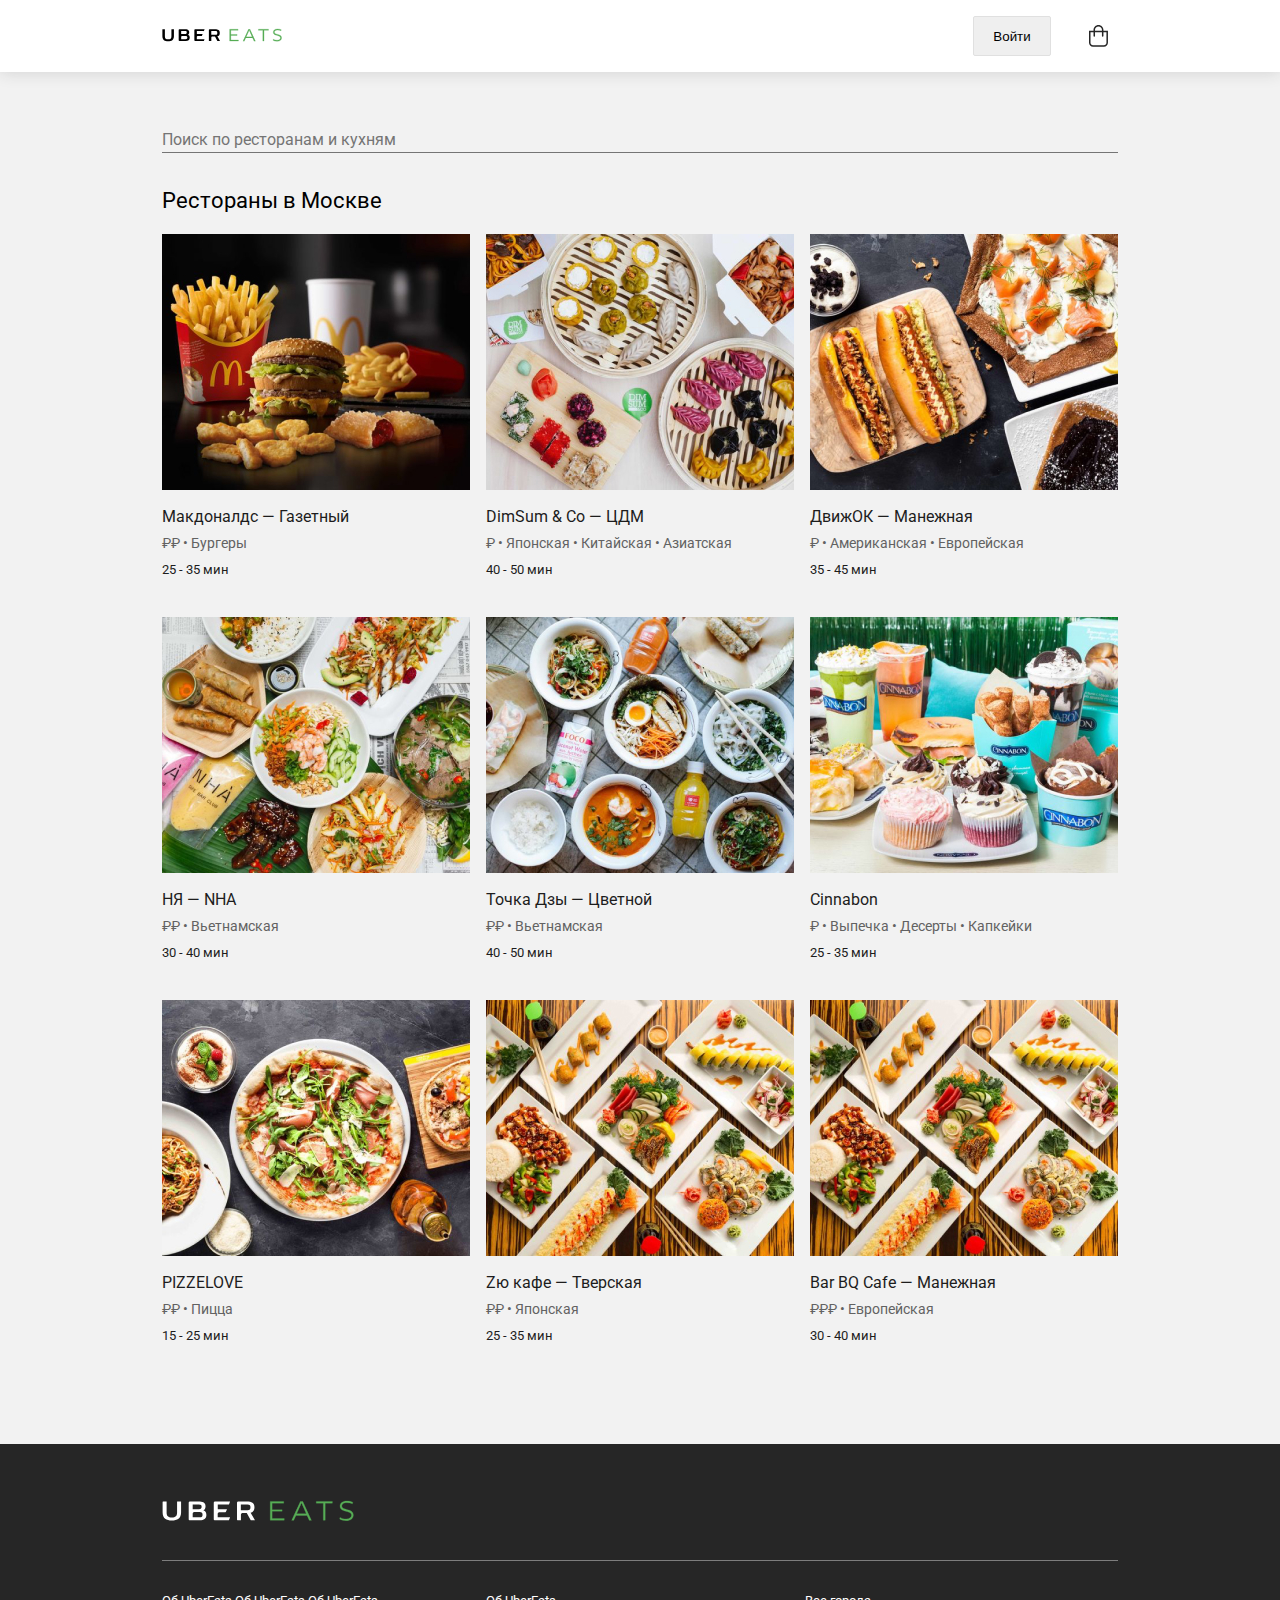
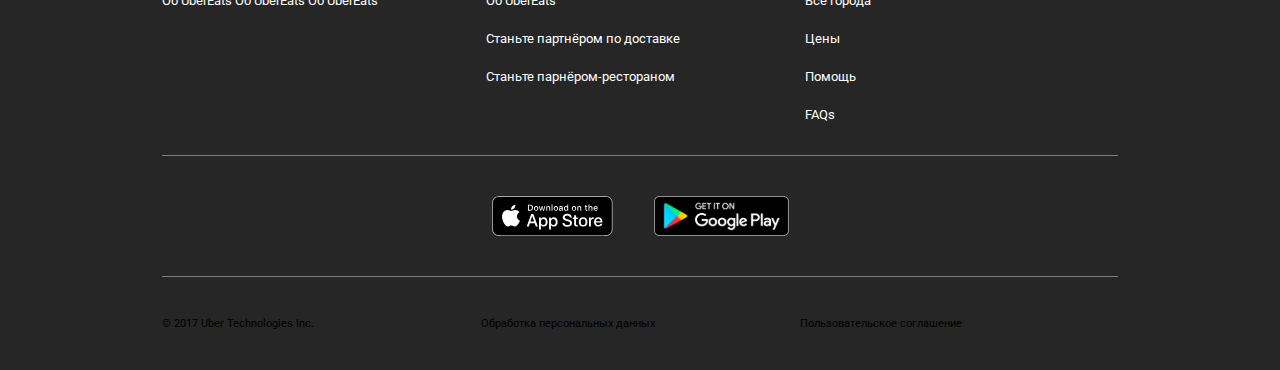
<file: index.html>
<!DOCTYPE html>
<html lang="ru">
<head>
    <meta charset="UTF-8">
    <meta name="viewport" content="width=device-width, initial-scale=1.0, maximum-scale=1.0, user-scalable=0">
    <title>Document</title>
    <link rel="preconnect" href="https://fonts.gstatic.com">
    <link href="https://fonts.googleapis.com/css2?family=Roboto&display=swap" rel="stylesheet"> 
    <link rel="stylesheet" href="styles.css">
</head>
<body>
    <div class="wrapper">
        <header class="element header">
            <div class="container">
                <div class="header_row">
                    <div class="logo"><img src="img/logo.svg" alt=""></div>
                    <div class="action_part">
                        <button class="btn">Войти</button> 
                        <img src="img/basket.svg" alt="">
                    </div>
                </div>
            </div>
        </header>
        <div class="container">
            
            <div class="element search">
                <form class="search_form">
                    <input type="text" class="search_input" placeholder="Поиск по ресторанам и кухням">
                  </form>
            </div>
            <div class="content_head">Рестораны в Москве</div>
            <div class="element content">
                <div class="card">
                    <div class="card_content">
                        <img src="img/1.jpg" alt="">
                        <div class="card_title">Макдоналдс — Газетный</div>
                        <div class="card_small_desc">₽₽ • Бургеры</div>
                        <div class="card_time">25 - 35 мин</div>
                    </div>
                </div>
                <div class="card">
                    <div class="card_content">
                        <img src="img/2.jpg" alt="">
                        <div class="card_title">DimSum & Co — ЦДМ</div>
                        <div class="card_small_desc">₽ • Японская • Китайская • Азиатская</div>
                        <div class="card_time">40 - 50 мин</div>
                    </div>
                </div>
                <div class="card">
                    <div class="card_content">
                        <img src="img/3.jpg" alt="">
                        <div class="card_title">ДвижОК — Манежная</div>
                        <div class="card_small_desc">₽ • Американская • Европейская</div>
                        <div class="card_time">35 - 45 мин</div>
                    </div>
                </div>
                <div class="card">
                    <div class="card_content">
                        <img src="img/4.jpg" alt="">
                        <div class="card_title">НЯ — NHA</div>
                        <div class="card_small_desc">₽₽ • Вьетнамская</div>
                        <div class="card_time">30 - 40 мин</div>
                    </div>
                </div>
                <div class="card">
                    <div class="card_content">
                        <img src="img/5.jpg" alt="">
                        <div class="card_title">Точка Дзы — Цветной</div>
                        <div class="card_small_desc">₽₽ • Вьетнамская</div>
                        <div class="card_time">40 - 50 мин</div>
                    </div>
                </div>
                <div class="card">
                    <div class="card_content">
                        <img src="img/6.jpg" alt="">
                        <div class="card_title">Cinnabon</div>
                        <div class="card_small_desc">₽ • Выпечка • Десерты • Капкейки</div>
                        <div class="card_time">25 - 35 мин</div>
                    </div>
                </div>
                <div class="card">
                    <div class="card_content">
                        <img src="img/7.jpg" alt="">
                        <div class="card_title">PIZZELOVE</div>
                        <div class="card_small_desc">₽₽ • Пицца</div>
                        <div class="card_time">15 - 25 мин</div>
                    </div>
                </div>
                <div class="card">
                    <div class="card_content">
                        <img src="img/8.jpg" alt="">
                        <div class="card_title">Zю кафе — Тверская</div>
                        <div class="card_small_desc">₽₽ • Японская</div>
                        <div class="card_time">25 - 35 мин</div>
                    </div>
                </div>
                <div class="card">
                    <div class="card_content">
                        <img src="img/9.jpg" alt="">
                        <div class="card_title">Bar BQ Cafe — Манежная</div>
                        <div class="card_small_desc">₽₽₽ • Европейская</div>
                        <div class="card_time">30 - 40 мин</div>
                    </div>
                </div>
            </div>
        </div>
        <footer>
            <div class="container">
                <div class="head_uber"><img src="img/white-logo.svg" alt=""></div>
                <div class="any_links">
                    <div class="block2">
                        <span>Об UberEats</span>
                        <span>Об UberEats</span>
                        <span>Об UberEats</span>
                    </div>
                    <div class="block2">
                        <ul>
                            <li><a href="">Об UberEats</a></li>
                            <li><a href="">Станьте партнёром по доставке</a></li>
                            <li><a href="">Станьте парнёром-рестораном</a></li>
                        </ul>
                    </div>
                    <div class="block2">
                        <ul>
                            <li><a href="">Все города</a></li>
                            <li><a href="">Цены</a></li>
                            <li><a href="">Помощь</a></li>
                            <li><a href="">FAQs</a></li>
                        </ul>
                    </div>
                </div>
                <div class="app_links">
                    <img src="img/Vector.svg" alt="apple" class="img_apple">
                    <img src="img/en_badge_web_generic-cf6dad406f.svg" alt="android">
                </div>
                <div class="footer_end">
                    <div class="content_end">© 2017 Uber Technologies Inc.</div>
                    <div class="content_end">Обработка персональных данных</div>
                    <div class="content_end">Пользовательское соглашение</div>
                </div>
            </div>
        </footer>
    </div>
</body>
</html>
</file>
<file: styles.css>
@import url("https://fonts.googleapis.com/css?family=Lacquer|Nunito&display=swap");
@import url("https://fonts.googleapis.com/css?family=Nunito&display=swap");

* {
  box-sizing: border-box;
  transition: 0.4s ease all;
}
h1,
h2,
h3,
h4,
h5,
h6 {
  margin: 0;
}
ul {
  padding: 0;
  margin: 0;
}

body{
    margin:0px auto;
    font-family: Roboto, Helvetica, sans-serif;
    background-color: #F2F2F2;
}
.wrapper {
    min-height: 100%;
}
.container {
    margin: 0px auto;
    width:956px;
    height: 100%;
    display: flex;
    flex-direction: column;
    justify-content: space-between;
}
.header {
    position: fixed;
    right: 0px;
    left: 0px;
    flex:1 1 auto;
    max-height: 72px;
    background: #FFFFFF;
    box-shadow: 0px 0px 16px rgba(38, 38, 38, 0.16);
}
.header_row {
    max-height: 72px;
    display: flex;
    justify-content: space-between;
    align-items: center;
}
.logo {
    
}
.action_part {
   display: flex;
   align-items: center;
}
.hidden{
    display: none;
}
.btn{
    cursor: pointer;
    width: 78px;
    height: 40px;
    border: 1px solid #E0E0E0;
    box-sizing: border-box;
    border-radius: 2px; 
    margin-right: 27px;
}

.search {
    padding: 128px 0px 56px;
    max-height: 23px;
    
}
.search_form{
    display: flex;
    align-items: normal;
}

.search_input{
    flex:1 1 auto; /*растягивает и сжимает флекс-элемент относительно его собственной ширины*/
    padding:0 7px;
    border: none;
    outline:none;
    border-bottom: 1px solid;
    border-color: #757575;;
    font-family: Roboto;
    font-style: normal;
    font-weight: normal;
    font-size: 16px;
    line-height: 24px;
    padding-left: 0px;
    background-color: #F2F2F2;
}

.content {
    display: flex;
    justify-content: space-between;
    flex-wrap: wrap;
}
.content_head {
    font-family: Roboto;
    font-style: normal;
    font-weight: normal;
    font-size: 22px;
    line-height: 34px;
}
.card {
    padding-top: 16px;
}
.card_content{
    cursor: pointer;
    transition: all 0.2s linear;  
}
.card_content:hover{
    background-color: #7575752c;
}
.card_title {
    font-family: Roboto;
    font-style: normal;
    font-weight: normal;
    font-size: 16px;
    line-height: 24px;
    padding-top: 11px ;
    color: #1D1D1D;
}
.card_small_desc {
    padding: 4px 0 5px;
    font-family: Roboto;
    font-style: normal;
    font-weight: normal;
    font-size: 14px;
    line-height: 21px;
    color: #626262;
}
.card_time {
    font-family: Roboto;
    font-style: normal;
    font-weight: normal;
    font-size: 13px;
    line-height: 21px;
    color: #1D1D1D;
    padding-bottom: 21px;
}
footer{
    background: #262626;
    margin-top: 77px;
    flex: 0 0 auto;
}
.head_uber {
    padding: 56px 0px 35px 0px;
}
.any_links {
    display: flex;
    justify-content: space-between;
    font-family: Roboto;
    font-style: normal;
    font-weight: normal;
    font-size: 13px;
    line-height: 15px;
    color: #FFFFFF;
    padding-top: 32px;
    padding-bottom: 10px;
    border-top: 1px solid #ffffff67;
}
a{
    text-decoration: none;
    color: #FFFFFF;
}
ul{
    list-style: none;
    padding: 0px;
    margin-left:5px;
}
li{
    
    padding-bottom: 23px;
}
.block2 {
    width:318px;
    font-family: Roboto;
    font-style: normal;
    font-weight: normal;
    font-size: 13px;
    line-height: 15px;
}
.app_links {
    display: flex;
    justify-content: center;
    padding: 40px 0px;
    border-top: 1px solid #ffffff67;
    border-bottom: 1px solid #ffffff67;
}
.img_apple{
    margin-right: 41px
}
.footer_end {
    display: flex;
    justify-content: space-between;
}
.content_end {
    width: 318px;
    font-family: Roboto;
    font-style: normal;
    font-weight: normal;
    font-size: 11px;
    line-height: 13px;
    margin: 40px 0px;
}
@media (max-width: 1024px) {
    .container{
        width: 768px;
    }
    .card {
        width: 380px;
        
    }
    img{
        width: 100%;
    }
}
@media (max-width : 767px) {
    .container{
        width: 320px;
    }
    footer{
        background: #262626;
        margin-top: 68px;
    }
    .any_links {
        flex-wrap: wrap;
    }
    .footer_end{
        flex-wrap: wrap;
        padding: 40px 0px;
    }
    .content_end {
        width: 304px;
        font-family: Roboto;
        font-style: normal;
        font-weight: normal;
        font-size: 11px;
        line-height: 13px;
        margin-bottom: 24px;
    }
}

/*
Ресторан
*/

.restimg{
    position: relative;
    z-index: -1;
    padding-bottom: 436px;
}

.img__eat
{
    position: absolute;
    top: 0;
    left: 0;
    right: 0;
    bottom: 0;
    margin: 72px auto auto;
    min-width: -50%;
    min-height: -50%;
}

.navbar {
    background: #FFFFFF;
    color: #fff;
    padding: 15px;
    width: 100%;
    height: 65px;
    display: flex;
    align-items: center;
} 

.navbar .logo {
    cursor: pointer;
    font-family: "Lacquer";
  }
  .navbar ul.links {
    font-family: "Nunito";
    margin-left: auto;
    margin-right: 50px;
    list-style: none;
    display: flex;
    align-items: center;
    transition: 0.4s ease all, 0s ease background;
  }
  .navbar ul.links li {
    text-transform: uppercase;
    padding: 0 15px;
    height: 65px;
    display: flex;
    justify-content: center;
    align-items: center;
    transition: 0.4s ease all, 0s ease margin;
  }
  .navbar ul.links li a {
    text-decoration: none;
    color: #fff;
  }
  .navbar ul.links li:hover {
    background: #ffc600;
    cursor: pointer;
  }
  .navbar ul.links li:hover a {
    color: #080808;
  }
  .content h2 {
    color: #ffc600;
  }
  .container.sticky {
    position: fixed;
    z-index: 40;
  }
  .container.sticky ~ main {
    position: relative;
    z-index: 20;
    top: 65px;
  }
</file>
